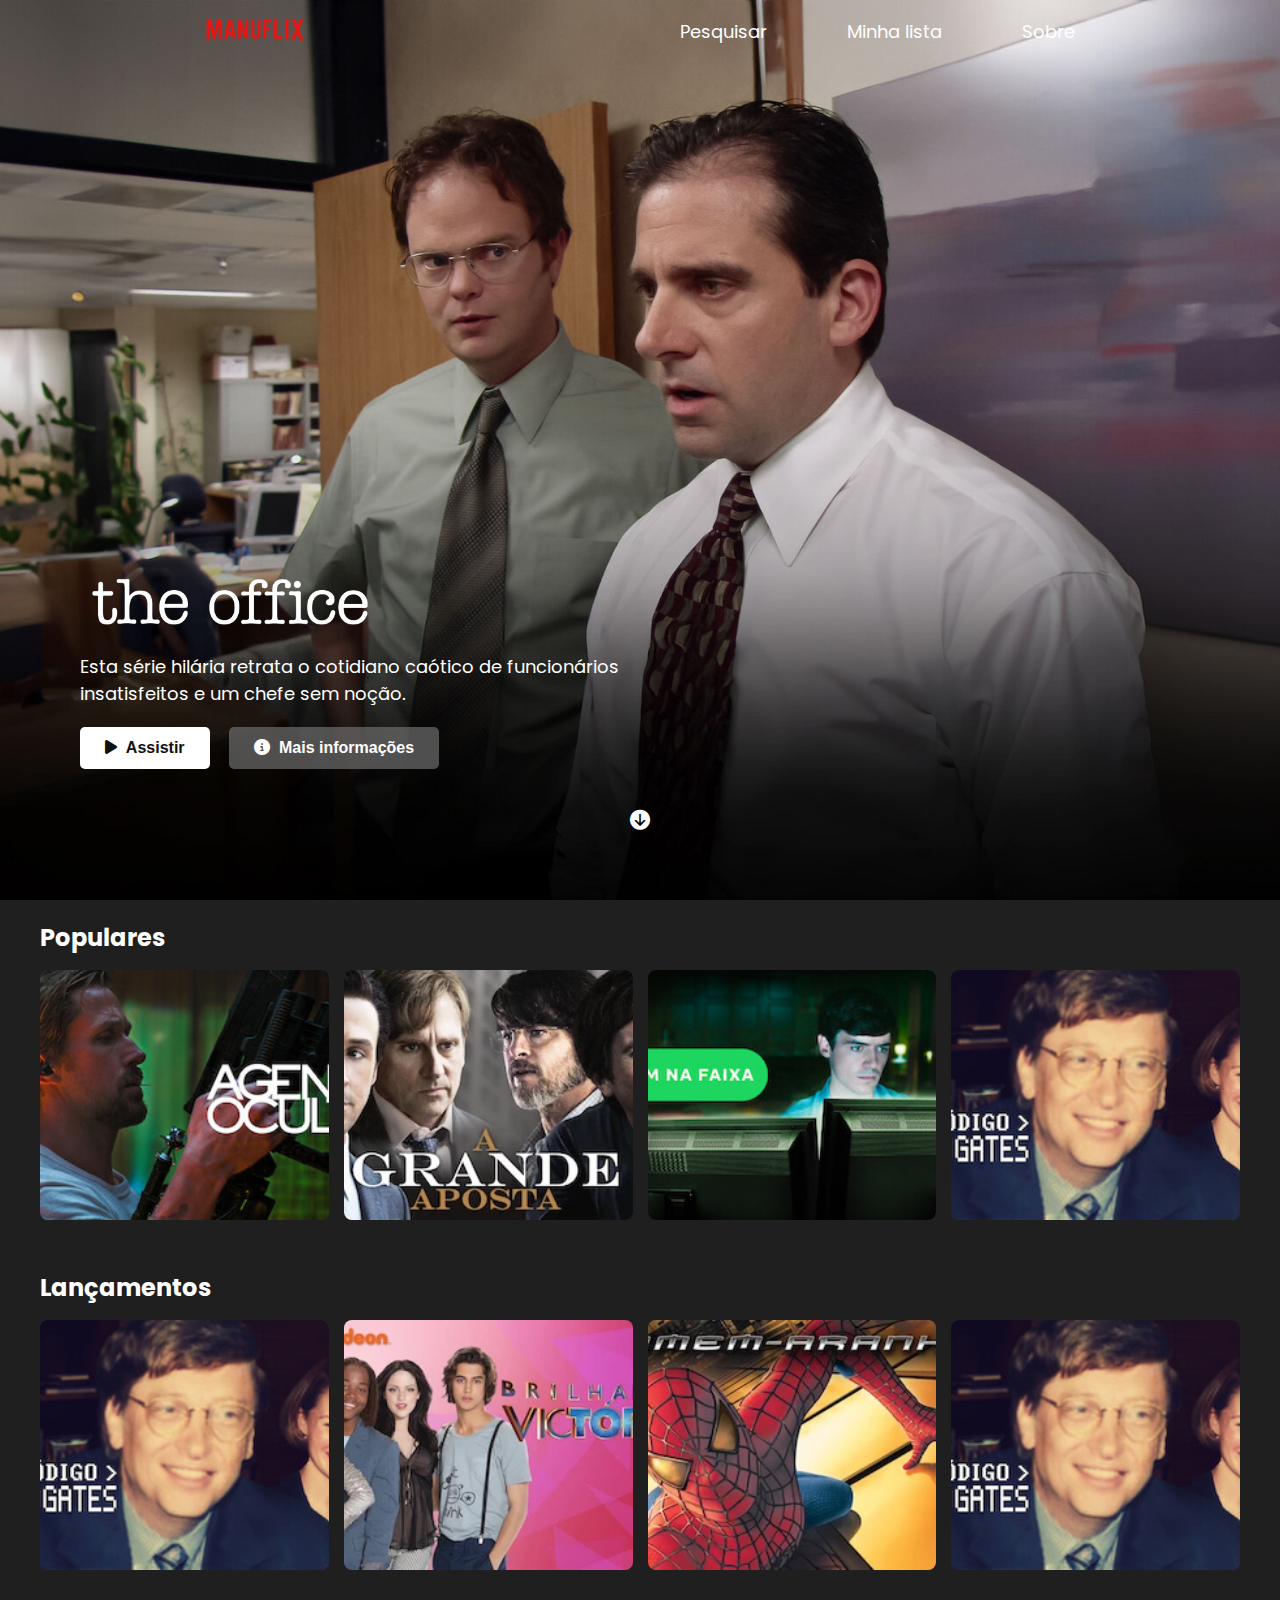
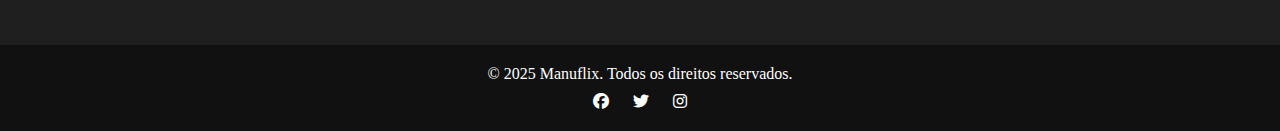
<file: index.html>
<!DOCTYPE html>
<html lang="pt-br">
  <head>
    <meta charset="UTF-8" />
    <meta http-equiv="X-UA-Compatible" content="IE=edge" />
    <meta name="viewport" content="width=device-width, initial-scale=1.0" />
    <link
      rel="stylesheet"
      href="https://cdnjs.cloudflare.com/ajax/libs/font-awesome/6.4.0/css/all.min.css"
    />
    <link rel="stylesheet" href="css/style.css" />
    <title>Manuflix</title>
  </head>

  <body>
    <header class="cabecalho">
      <a href="#"
        ><img
          class="cabecalho-imagem"
          src="img/manuflix.png"
          alt="Logo do Manuflix"
      /></a>
      <nav class="cabecalho-menu">
        <a class="cabecalho-menu-item" href="pesquisar.html">Pesquisar</a>
        <a class="cabecalho-menu-item" href="minha-lista.html">Minha lista</a>
        <a class="cabecalho-menu-item" href="#">Sobre</a>
      </nav>
    </header>

    <main class="conteudo">
      <section class="destaque">
        <img class="titulo-serie" src="./img/theoffice.png" alt="The Office" />
        <p class="descricao">
          Esta série hilária retrata o cotidiano caótico de funcionários
          insatisfeitos e um chefe sem noção.
        </p>
        <div class="botoes">
          <button class="botao-assistir">
            <a style="color: #111;" href="https://www.netflix.com/browse">
            <i style="margin-right: 5px" class="fa-solid fa-play"></i> Assistir</a>
          </button>
          <button class="botao-info">
            <i style="margin-right: 5px" class="fa-solid fa-info-circle"></i>
            Mais informações
          </button>
        </div>
        <div class="container-seta">
          <i class="fa-solid fa-circle-arrow-down fa-lg"></i>
        </div>
      </section>

      <section class="catalogo">
        <h2>Populares</h2>
        <div class="linha-cards">
          <div class="card">
            <img src="img/filme1.png" alt="Filme 1" />
          </div>
          <div class="card">
            <img src="img/filme2.png" alt="Filme 2" />
          </div>
          <div class="card">
            <img src="img/filme3.png" alt="Filme 3" />
          </div>
          <div class="card">
            <img src="img/filme4.png" alt="Filme 4" />
          </div>
        </div>
      </section>

      <section class="catalogo">
        <h2>Lançamentos</h2>
        <div class="linha-cards">
          <div class="card">
            <img src="img/filme4.png" alt="Filme 4" />
          </div>
          <div class="card">
            <img src="img/filme5.png" alt="Filme 5" />
          </div>
          <div class="card">
            <img src="img/filme6.png" alt="Filme 6" />
          </div>
          <div class="card">
            <img src="img/filme4.png" alt="Filme 7" />
          </div>
        </div>
      </section>
    </main>

    <footer
      class="rodape"
      style="background: #111; color: #fff; padding: 20px; text-align: center"
    >
      <p>© 2025 Manuflix. Todos os direitos reservados.</p>
      <div style="margin-top: 10px">
        <a href="#" style="color: #fff; margin: 0 10px"
          ><i class="fab fa-facebook"></i
        ></a>
        <a href="#" style="color: #fff; margin: 0 10px"
          ><i class="fab fa-twitter"></i
        ></a>
        <a href="#" style="color: #fff; margin: 0 10px"
          ><i class="fab fa-instagram"></i
        ></a>
      </div>
    </footer>
  </body>
</html>
</file>
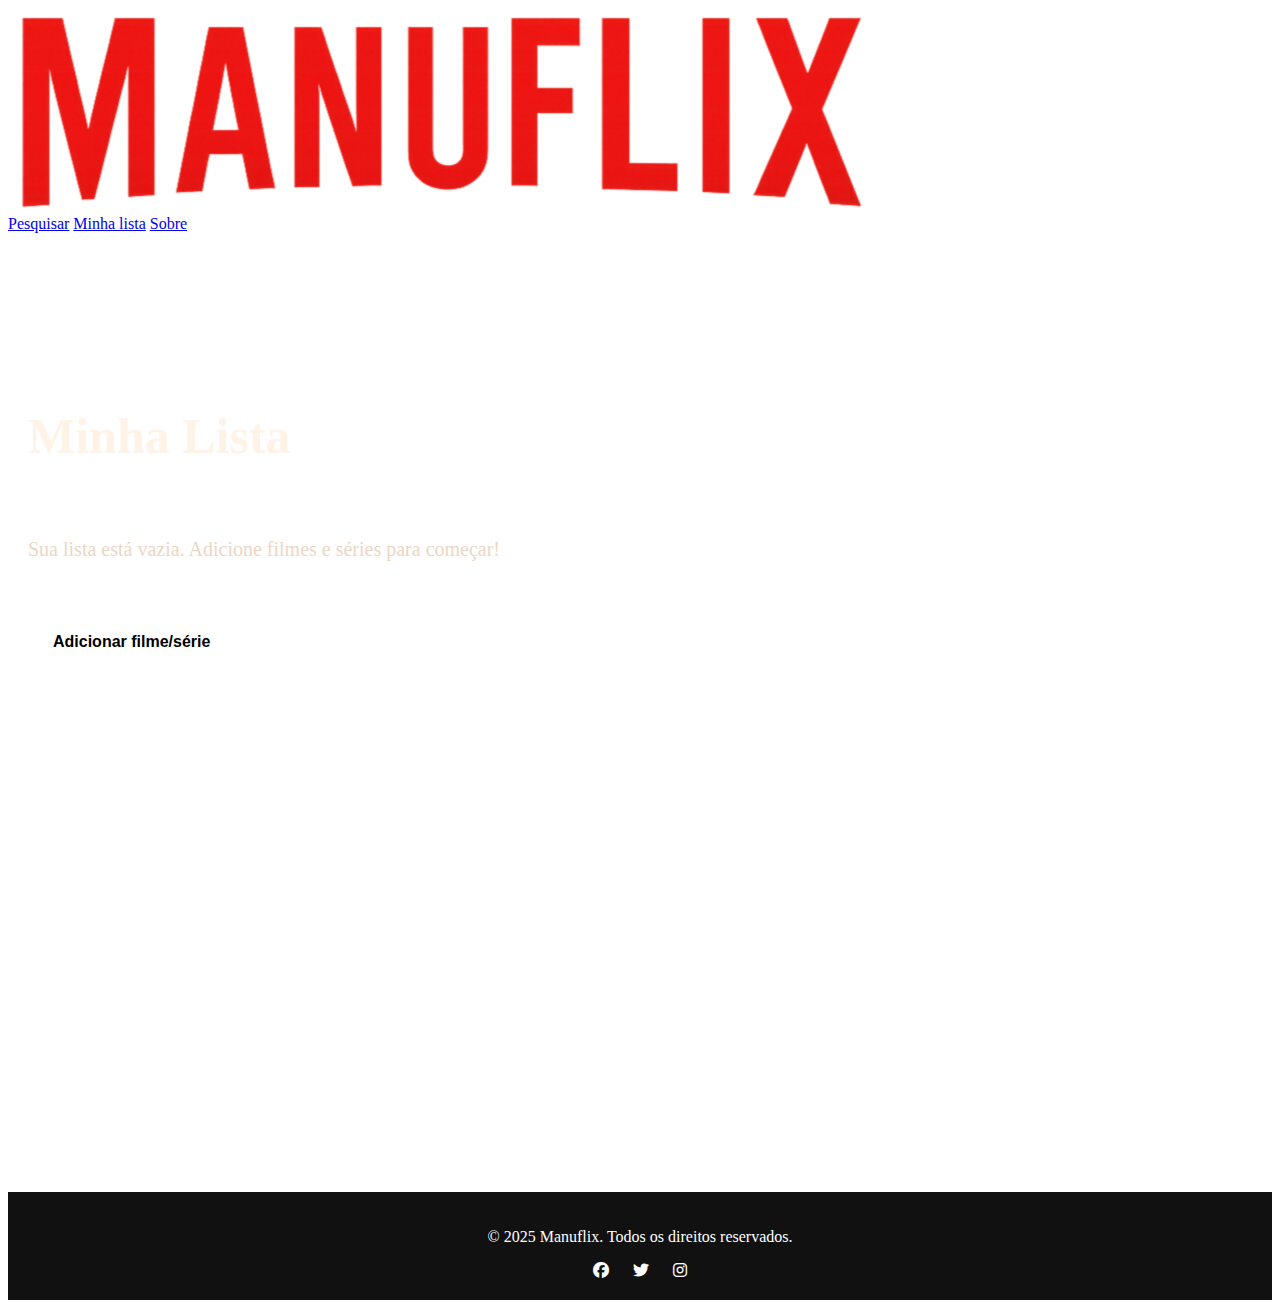
<file: minha-lista.html>
<!DOCTYPE html>
    <html lang="pt-br">
      <head>
        <meta charset="UTF-8" />
        <meta http-equiv="X-UA-Compatible" content="IE=edge" />
        <meta name="viewport" content="width=device-width, initial-scale=1.0" />
        <link
          rel="stylesheet"
          href="https://cdnjs.cloudflare.com/ajax/libs/font-awesome/6.4.0/css/all.min.css"
        />
        <link rel="stylesheet" href="css/minha-lista.css" />
        <title>Manuflix</title>
      </head>

      <body>
        <header class="cabecalho">
          <a href="#"
            ><img
              class="cabecalho-imagem"
              src="img/manuflix.png"
              alt="Logo do Manuflix"
          /></a>
          <nav class="cabecalho-menu">
            <a class="cabecalho-menu-item" href="#">Pesquisar</a>
            <a class="cabecalho-menu-item" href="minha-lista.html"
              >Minha lista</a
            >
            <a class="cabecalho-menu-item" href="#">Sobre</a>
          </nav>
        </header>

        <main class="conteudo">
          <section class="destaque-lista">
            <h1 class="titulo-lista">Minha Lista</h1>
            <p id="paragrafo-lista" class="paragrafo-lista"></p>

            <div class="lista-actions">
              <button id="addStreaming" class="botao-add">
                Adicionar filme/série
              </button>
            </div>
          </section>

          <section class="catalogo-lista">
            <h2 style="color: #fff">Filmes</h2>
            <div class="filme-cards">
                
            </div>
            <h2 style="color: #fff">Séries</h2>
            <div class="series-cards">

            </div>
          </section>

          <div class="overlay"></div>
           <div class="modal-edicao-streaming">
            <h2 style="color: #fff">Adicionar Filme/Série</h2>

            <div style="padding: 10px 0">
              <p class="required" style="color: #fff">
                Escolha o tipo de conteúdo:
              </p>
              <input
                class="input-radio"
                type="radio"
                id="serie"
                name="tipo"
                value="serie"
              />
              <label for="serie" style="color: #fff">Série</label>

              <input
                class="input-radio"
                type="radio"
                id="filme"
                name="tipo"
                value="filme"
              />
              <label for="filme" style="color: #fff">Filme</label><br />
            </div>

            <div style="padding: 10px 0">
              <label class="required" for="nomeStreaming" style="color: #fff"
                >Nome do conteúdo</label
              >
              <input
                class="input"
                type="text"
                id="nomeStreaming"
                placeholder="the office"
              />
            </div>

            <div style="padding: 10px 0">
              <label
                class="required"
                for="descricaoStreaming"
                style="color: #fff"
                >Descrição do conteúdo
              </label>
              <input
                class="input"
                type="text"
                id="descricaoStreaming"
                placeholder="Uma comédia sobre escritório"
              />
            </div>

            <div style="padding: 10px 0">
              <label class="required" for="imagemStreaming" style="color: #fff"
                >Imagem do conteúdo</label
              >
              <input
                class="input"
                type="text"
                id="imagemStreaming"
                placeholder="URL da imagem"
              />
            </div>
            <div style="display: flex; justify-content: space-between">
              <button class="button-cancelar" id="cancelarStreaming">
                Cancelar
              </button>
              <button class="button-salvar" id="salvarEdicaoStreaming">Salvar</button>
            </div>
          </div>
          <div class="modal-cadastro-streaming">
            <h2 style="color: #fff">Adicionar Filme/Série</h2>

            <div style="padding: 10px 0">
              <p class="required" style="color: #fff">
                Escolha o tipo de conteúdo:
              </p>
              <input
                class="input-radio"
                type="radio"
                id="serie"
                name="tipo"
                value="serie"
              />
              <label for="serie" style="color: #fff">Série</label>

              <input
                class="input-radio"
                type="radio"
                id="filme"
                name="tipo"
                value="filme"
              />
              <label for="filme" style="color: #fff">Filme</label><br />
            </div>

            <div style="padding: 10px 0">
              <label class="required" for="nomeStreaming" style="color: #fff"
                >Nome do conteúdo</label
              >
              <input
                class="input"
                type="text"
                id="nomeStreaming"
                placeholder="the office"
              />
            </div>

            <div style="padding: 10px 0">
              <label
                class="required"
                for="descricaoStreaming"
                style="color: #fff"
                >Descrição do conteúdo
              </label>
              <input
                class="input"
                type="text"
                id="descricaoStreaming"
                placeholder="Uma comédia sobre escritório"
              />
            </div>

            <div style="padding: 10px 0">
              <label class="required" for="imagemStreaming" style="color: #fff"
                >Imagem do conteúdo</label
              >
              <input
                class="input"
                type="text"
                id="imagemStreaming"
                placeholder="URL da imagem"
              />
            </div>
            <div style="display: flex; justify-content: space-between">
              <button class="button-cancelar" id="cancelarStreamingCadastro">
                Cancelar
              </button>
              <button class="button-salvar" id="salvarStreaming">Salvar</button>
            </div>
          </div>
        </main>

       <footer class="rodape" style="background:#111;color:#fff;padding:20px;text-align:center;">
        <p>© 2025 Manuflix. Todos os direitos reservados.</p>
        <div style="margin-top:10px;">
            <a href="#" style="color:#fff;margin:0 10px;"><i class="fab fa-facebook"></i></a>
            <a href="#" style="color:#fff;margin:0 10px;"><i class="fab fa-twitter"></i></a>
            <a href="#" style="color:#fff;margin:0 10px;"><i class="fab fa-instagram"></i></a>
        </div>
        </footer>

        <script>
          let listaStreamings =
            JSON.parse(localStorage.getItem("listaStreamings")) || [];

          const adicionarStreaming = document.querySelector("#addStreaming");
          const cancelarStreamingCadastro =
            document.querySelector("#cancelarStreamingCadastro");
          const salvarStreaming = document.querySelector("#salvarStreaming");

          salvarStreaming.addEventListener("click", function () {
            const tipoStreaming = document.querySelector(
              'input[name="tipo"]:checked'
            ).value;
            const nomeStreaming =
              document.querySelector("#nomeStreaming").value;
            const descricaoStreaming = document.querySelector(
              "#descricaoStreaming"
            ).value;
            const imagemStreaming =
              document.querySelector("#imagemStreaming").value;

            const novoStreaming = {
              tipo: tipoStreaming,
              nome: nomeStreaming,
              descricao: descricaoStreaming,
              imagem: imagemStreaming,
            };

            listaStreamings.push(novoStreaming);
            localStorage.setItem("listaStreamings", JSON.stringify(listaStreamings));

            modalAdicionarStreaming.style.display = "none";
            overlay.style.display = "none";

            location.reload();
          });

          const modalAdicionarStreaming = document.querySelector(
            ".modal-cadastro-streaming"
          );
          const overlay = document.querySelector(".overlay");

          adicionarStreaming.addEventListener("click", function () {
            modalAdicionarStreaming.style.display = "block";
            overlay.style.display = "block";
          });

          cancelarStreamingCadastro.addEventListener("click", function () {
            modalAdicionarStreaming.style.display = "none";
            overlay.style.display = "none";
          });

          console.log(listaStreamings);

          const filmeCards = document.getElementsByClassName("filme-cards")[0];
          const serieCards = document.getElementsByClassName("series-cards")[0];

          listaStreamings.forEach((streaming) => {
            const card = document.createElement("div");
            card.classList.add("card-streaming");
            card.id = `streaming-${listaStreamings.indexOf(streaming)}`;
            card.innerHTML = `
              <img src="${streaming.imagem}" alt="${streaming.nome}" />
              <h3 style="color: white">${streaming.nome}</h3>
              <p>${streaming.descricao}</p>
              <div class="acoes">
                <button class="excluir-streaming" id="excluir-streaming-${listaStreamings.indexOf(streaming)}">Excluir</button>
                <button class="editar-streaming" id="editar-streaming-${listaStreamings.indexOf(streaming)}">Editar</button>
              </div>
            `;

            if (streaming.tipo === "filme") {
              filmeCards.appendChild(card);
            } else if (streaming.tipo === "serie") {
              serieCards.appendChild(card);
            }
          });

          const botoesExcluir = document.querySelectorAll("[id^='excluir-streaming-']");
          botoesExcluir.forEach(botao => {
            botao.addEventListener("click", function () {
              const index = this.id.split("-").pop();
              listaStreamings.splice(index, 1);
              localStorage.setItem("listaStreamings", JSON.stringify(listaStreamings));
              location.reload();
            });
          });

          const modalEdicaoStreaming = document.querySelector(".modal-edicao-streaming");
          const botoesEditar = document.querySelectorAll("[id^='editar-streaming-']");

          let indexEditado;
          botoesEditar.forEach(botao => {
            botao.addEventListener("click", function () {
              const index = this.id.split("-").pop();
              indexEditado = index;
              const streaming = listaStreamings[index];
              document.querySelector("#nomeStreaming").value = streaming.nome;
              document.querySelector("#descricaoStreaming").value = streaming.descricao;
              document.querySelector("#imagemStreaming").value = streaming.imagem;
              document.querySelector(`input[name="tipo"][value="${streaming.tipo}"]`).checked = true;
              modalEdicaoStreaming.style.display = "block";
              overlay.style.display = "block";
            });
          });

          const salvarEdicaoStreaming = document.querySelector("#salvarEdicaoStreaming");

          salvarEdicaoStreaming.addEventListener("click", function () {
            const tipoStreaming = document.querySelector(
              'input[name="tipo"]:checked'
            ).value;
            const nomeStreaming =
              document.querySelector("#nomeStreaming").value;
            const descricaoStreaming = document.querySelector(
              "#descricaoStreaming"
            ).value;
            const imagemStreaming =
              document.querySelector("#imagemStreaming").value;

            const novoStreaming = {
              tipo: tipoStreaming,
              nome: nomeStreaming,
              descricao: descricaoStreaming,
              imagem: imagemStreaming,
            };

            listaStreamings[indexEditado] = novoStreaming;
            localStorage.setItem("listaStreamings", JSON.stringify(listaStreamings));

            modalEdicaoStreaming.style.display = "none";
            overlay.style.display = "none";

            location.reload();
          });

          function atualizarParagrafo() {
            const paragrafo = document.getElementById("paragrafo-lista");
            if (listaStreamings.length === 0) {
              paragrafo.innerText =
                "Sua lista está vazia. Adicione filmes e séries para começar!";
            } else {
              paragrafo.innerText =
                "Aqui estão os filmes e séries que você adicionou à sua lista.";
            }
          }

           function atualizarFilmes() {

           const filmes = listaStreamings.filter(streaming => streaming.tipo === "filme");

            if (filmes.length === 0) {
              filmeCards.innerHTML =
                "<p style='color: white;'>Nenhum filme cadastrado!</p>";
            } 
          }

           function atualizarSeries() {
            const series = listaStreamings.filter(streaming => streaming.tipo === "serie");

            if (series.length === 0) {
              serieCards.innerHTML =
                "<p style='color: white;'>Nenhuma série cadastrada!</p>";
            } 
          }
          atualizarParagrafo();
          atualizarFilmes();
          atualizarSeries();
        </script>
      </body>
    </html>
</file>
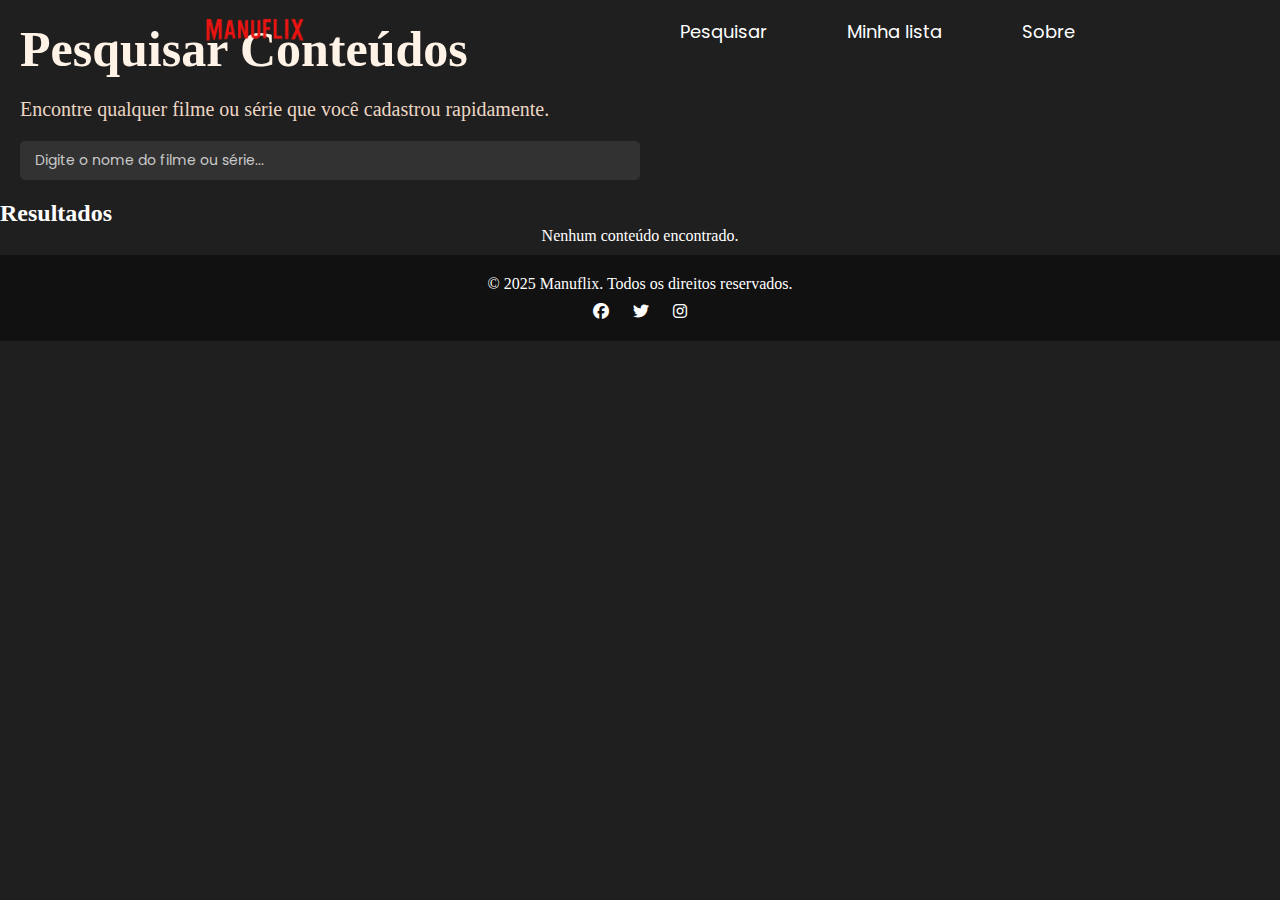
<file: pesquisar.html>
<!DOCTYPE html>
<html lang="pt-br">
  <head>
    <meta charset="UTF-8" />
    <meta http-equiv="X-UA-Compatible" content="IE=edge" />
    <meta name="viewport" content="width=device-width, initial-scale=1.0" />
    <link
      rel="stylesheet"
      href="https://cdnjs.cloudflare.com/ajax/libs/font-awesome/6.4.0/css/all.min.css"
    />
    <link rel="stylesheet" href="css/pesquisar.css" />
    <link rel="stylesheet" href="css/minha-lista.css" />
     <link rel="stylesheet" href="css/style.css" />
    <title>Manuflix - Pesquisa</title>
  </head>
  <body>
    <header class="cabecalho">
      <a href="index.html"
        ><img
          class="cabecalho-imagem"
          src="img/manuflix.png"
          alt="Logo do Manuflix"
      /></a>
      <nav class="cabecalho-menu">
        <a class="cabecalho-menu-item" href="pesquisar.html">Pesquisar</a>
        <a class="cabecalho-menu-item" href="minha-lista.html">Minha lista</a>
        <a class="cabecalho-menu-item" href="sobre.html">Sobre</a>
      </nav>
    </header>

    <main class="container">
      <section class="destaque-lista">
        <h1 class="titulo-lista">Pesquisar Conteúdos</h1>
        <p class="paragrafo-lista">
          Encontre qualquer filme ou série que você cadastrou rapidamente.
        </p>

        <input
          type="text"
          id="inputPesquisa"
          placeholder="Digite o nome do filme ou série..."
          class="input-pesquisa"
        />

      </section>

      <section class="catalogo-lista-pesquisar">
        <h2 style="color: #fff">Resultados</h2>
        <div class="filme-cards"></div>
      </section>
      
    </main>
 
    <footer
      class="rodape"
      style="background: #111; color: #fff; padding: 20px; text-align: center"
    >
      <p>© 2025 Manuflix. Todos os direitos reservados.</p>
      <div style="margin-top: 10px">
        <a href="#" style="color: #fff; margin: 0 10px"
          ><i class="fab fa-facebook"></i
        ></a>
        <a href="#" style="color: #fff; margin: 0 10px"
          ><i class="fab fa-twitter"></i
        ></a>
        <a href="#" style="color: #fff; margin: 0 10px"
          ><i class="fab fa-instagram"></i
        ></a>
      </div>
    </footer>

    <script>
      const listaStreamings =
        JSON.parse(localStorage.getItem("listaStreamings")) || []; //pega do storage ou cria um array vazio caso n tenha nada
      const inputPesquisa = document.getElementById("inputPesquisa");
      const resultadoCards = document.querySelector(".filme-cards");

      function exibirResultados(filtrados) {
        resultadoCards.innerHTML = "";
        if (filtrados.length === 0) {
          resultadoCards.innerHTML =
            "<p style='color:white;'>Nenhum conteúdo encontrado.</p>";
          return;
        }

        filtrados.forEach((streaming, index) => {
          const card = document.createElement("div");
          card.classList.add("card-streaming");
          card.innerHTML = `
          <img src="${streaming.imagem}" alt="${streaming.nome}" />
          <h3 style="color: white">${streaming.nome}</h3>
          <p>${streaming.descricao}</p>
        `;
          resultadoCards.appendChild(card);
        });
      }

      inputPesquisa.addEventListener("input", () => {
        const termo = inputPesquisa.value.toLowerCase();
        const filtrados = listaStreamings.filter((s) =>
          s.nome.toLowerCase().includes(termo)
        );
        exibirResultados(filtrados);
      });

      exibirResultados(listaStreamings);
    </script>
 </body>
</html>
</file>
<file: css/style.css>
@import url('https://fonts.googleapis.com/css2?family=Poppins:wght@400;700&display=swap');

* {
    margin: 0;
    padding: 0;
    text-decoration: none;
    box-sizing: border-box;
}

body{
    font-size: 100%;
    background-color: #1f1f1f;          
}

.cabecalho{
    display: flex;
    flex-direction: row;
    align-items: center;
    justify-content: space-around;
    padding: 18px;
    position: absolute;
    top: 0;
    left: 0;
    width: 100%;
    background: transparent;
    z-index: 10;
}

.cabecalho-imagem{
    width: 100px;
}

.cabecalho-menu{
    display: flex;
    gap: 80px;
}

.cabecalho-menu-item{
    font-family: 'Poppins', sans-serif;
    color: #ffffff;
    font-weight: 400;
    font-size: 18px;
    transition: transform 0.3s;
}

.cabecalho-menu-item:hover{
    transform: scale(1.05);
}

.conteudo{
    margin-bottom: 45px;
}

.conteudo-principal{
    display: flex;
    flex-direction: row;
    align-items: center;
    justify-content: flex-start;
}

.titulo-serie-principal{
    width: 400px;
}

.conteudo-principal-escrito{
    display: flex;
    flex-direction: column;
    gap: 30px;
}

.conteudo-principal-escrito-titulo{
    font-family: 'Poppins', cursive;
    font-weight: 400;
    font-size: 50px;
    color: #FFF2e7;
}

.conteudo-principal-escrito-subtitulo{
    font-family: 'Poppins', sans-serif;
    font-weight: 400;
    font-size: 20px;
    color: #ecd6c4;
}

.conteudo-principal-escrito-botao{
    width: 180px;
    height: 60px;
    background-color: #ecd6c4;
    border-radius: 14px;
    font-family: 'Poppins', sans-serif;
    font-weight: 800;
    font-size: 20px;
    color: #85584e;
}

.conteudo-principal-imagem{
    height: 400px;
}

.conteudo-secundario{
    display: flex;
    flex-direction: column;
    align-items: center;
    gap: 15px;
    margin-top: 30px;
}

.conteudo-secundario-titulo{
    border-top: 0.4px solid #FFF2e7;
    padding-top: 30px;
    font-family: 'Poppins', cursive;
    font-weight: 400;
    font-size: 25px;
    color: #FFF2e7;
}

.conteudo-secundario-paragrafo{
    font-family: 'Poppins', sans-serif;
    font-weight: 400;
    font-size: 20px;
    color: #ecd6c4;
}

.destaque {
    position: relative;
    height: 100vh;
    background: url('../img/banner-theoffice.png') center center/cover no-repeat;
    display: flex;
    flex-direction: column;
    justify-content: flex-end;
    padding: 80px;
    color: white;
}

.destaque .titulo-serie {
    width: 300px;
    margin-bottom: 20px;
}

.destaque .descricao {
    font-family: 'Poppins', sans-serif;
    font-size: 18px;
    max-width: 600px;
    margin-bottom: 20px;
}

.botoes button {
    margin-right: 15px;
    padding: 12px 25px;
    font-size: 16px;
    border: none;
    border-radius: 5px;
    cursor: pointer;
}

.botao-assistir {
    background-color: #fff;
    color: #000;
    font-weight: bold;
}

.botao-info {
    background-color: rgba(109, 109, 110, 0.7);
    color: white;
    font-weight: bold;
}

.container-seta {
    display: flex;
    justify-content: center;
    align-items: center;
    margin-top: 50px;
}

.catalogo {
    padding: 20px 40px;
}

.catalogo h2 {
    color: white;
    font-family: 'Poppins', sans-serif;
    margin-bottom: 15px;
}

.linha-cards {
    display: flex;
    gap: 15px;
    overflow-x: auto;
    padding-bottom: 10px;
}

.card {
    min-width: 180px;
    height: 250px;
    background-color: #333;
    border-radius: 8px;
    overflow: hidden;
    cursor: pointer;
    transition: transform 0.3s;
}

.card:hover {
    transform: scale(1.05);
}

.card img {
    width: 100%;
    height: 100%;
    object-fit: cover;
}
</file>
<file: css/minha-lista.css>
.conteudo{
    margin-bottom: 45px;
     margin-top: 120px;
    min-height: calc(100vh - 120px);
}


.destaque-lista {
    position: relative;
    display: flex;
    flex-direction: column;
    padding: 20px;
    gap: 20px;
    color: white;
}

.titulo-lista{
    font-weight: 600;
    font-size: 50px;
    color: #FFF2e7;
}

.paragrafo-lista{
    font-weight: 400;
    font-size: 20px;
    color: #ecd6c4;
}


.botoes button {
    margin-right: 15px;
    padding: 12px 25px;
    font-size: 16px;
    border: none;
    border-radius: 5px;
    cursor: pointer;
}

.botao-assistir {
    background-color: #fff;
    color: #000;
    font-weight: bold;
}

.botao-info {
    background-color: rgba(109, 109, 110, 0.7);
    color: white;
    font-weight: bold;
}

.container-seta {
    display: flex;
    justify-content: center;
    align-items: center;
    margin-top: 50px;
}

.catalogo-lista {
    padding: 60px;
    display: flex;
    flex-direction: column;
    gap: 30px;
}

.catalogo h2 {
    color: white;
    margin-bottom: 15px;
}

.filme-cards, .series-cards {
    display: flex;
    flex-wrap: wrap;
    gap: 15px;
    padding-bottom: 10px;
    justify-content: center;
}

.card-streaming {
    max-width: 300px;
    background-color: #0c0c0c;
    word-wrap: break-word;
    border-radius: 20px;
    display: flex;
    flex-direction: column;
    justify-content: center;
    gap: 10px;
    overflow: hidden;
    padding: 15px;
    cursor: pointer;
    transition: transform 0.3s;
}

.card-streaming:hover {
    transform: scale(1.05);
}

.card-streaming img {
   border-radius: 20px;
   min-height: 300px;
   object-fit: cover;
}

.card-streaming p {
    color: #bcbcbc;
}

.botao-add{
    margin-right: 15px;
    padding: 12px 25px;
    font-size: 16px;
    border: none;
    border-radius: 5px;
    cursor: pointer;
    background-color: #fff;
    color: #000;
    font-weight: bold;
    transition: transform 0.3s;
    margin-top: 20px;
}

.botao-add:hover{
    transform: scale(1.05);
}

.required::after {
  content: " *";
  color: #dc2626;
  font-weight: bold;
}

.button-cancelar{
     margin-right: 15px;
    padding: 7px 20px;
    font-size: 14px;
    font-family: 'Poppins', sans-serif;
    border: none;
    border-radius: 5px;
    cursor: pointer;
    background-color: #464646cf;
    color: #fff;
    font-weight: bold;
    transition: transform 0.3s;
    margin-top: 20px;
}

.button-salvar, .excluir-streaming, .editar-streaming{
    margin-right: 15px;
    padding: 7px 20px;
    font-size: 14px;
    font-family: 'Poppins', sans-serif;
    border: none;
    border-radius: 5px;
    cursor: pointer;
    background-color: #ffffff;
    color: #000;
    font-weight: bold;
    transition: transform 0.3s;
    margin-top: 20px;
}

.modal-cadastro-streaming, .modal-edicao-streaming{
    background-color: #333;
    position: fixed;
    top: 50%;
    left: 50%;
    transform: translate(-50%, -50%);
    padding: 20px;
    width: 90%;
    max-width: 500px;
    min-height: 300px;
    border-radius: 20px;
    display: none;
    z-index: 1000;
}

.overlay{
    position: fixed;
    top: 0;
    left: 0;
    right: 0;
    bottom: 0;
    background: rgba(0, 0, 0, 0.7);
    display: none;
    z-index: 999;
}

.input{
    background-color: #1d1d1d;
    border: none;
    border-radius: 5px;
    color: white;
    padding: 12px 15px;
    width: 100%;
    box-sizing: border-box;
}

.input::placeholder {
  color: #b8b8b8;    
  font-family: 'Poppins', sans-serif; 
  font-size: 14px;   
}

@media screen and (max-width: 900px){
    .filme-cards, .series-cards {
        justify-content: center;
    }
}

@media screen and (max-width: 600px){
    .cabecalho-menu{
        flex-direction: column;
        gap: 10px;
        width: 100%;
        margin-top: 10px;
    }

    .botao-add, .button-cancelar, .button-salvar, .excluir-streaming, .editar-streaming{
        width: 100%;
    }

    .destaque-lista .titulo-lista{
        font-size: 28px;
    }

    .paragrafo-lista{
        font-size: 14px;
    }

    .card-streaming{
        min-width: 100%;
    }
    .conteudo{
         margin-top: 180px;
    }
}
</file>
<file: css/pesquisar.css>
.input-pesquisa{
  
    background-color: #323232;
    border: none;
    border-radius: 5px;
    color: white;
    padding: 12px 15px;
    width: 50%;
    box-sizing: border-box;

}

.input-pesquisa::placeholder{
    color: rgb(202, 202, 202);
    font-family: 'Poppins';
    font-size: 14px;
}
</file>
